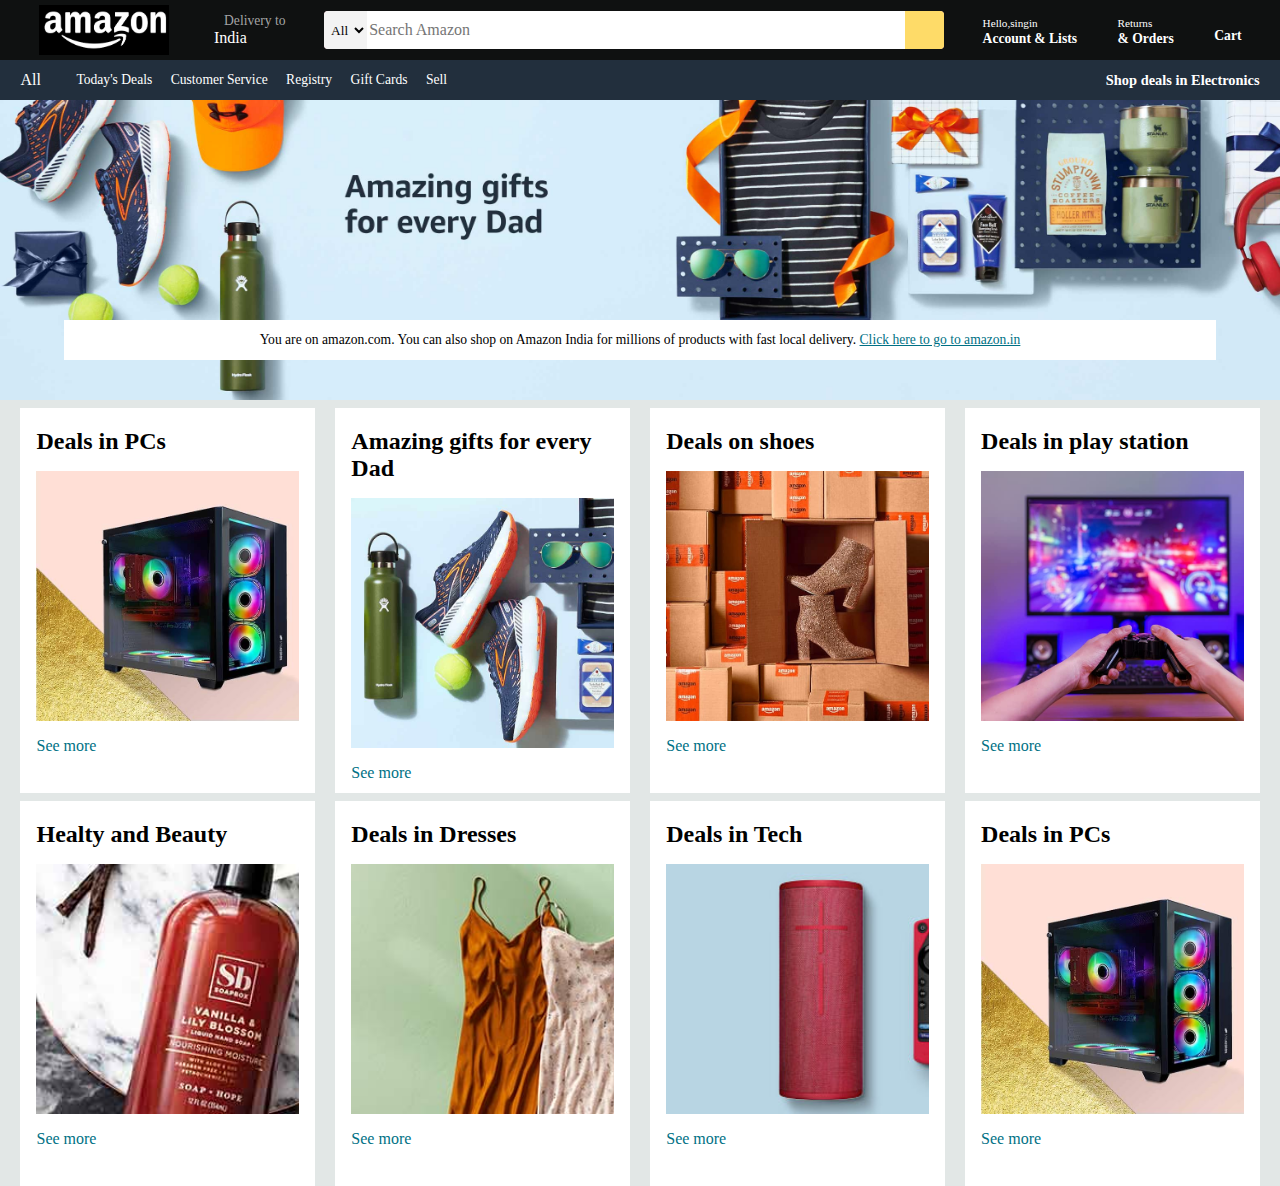
<file: Clones/Amazoneclone/Index.html>
<!DOCTYPE html>
<html lang="en">
<head>
    <meta charset="UTF-8">
    <meta name="viewport" content="width=device-width, initial-scale=1.0">
    <title>AMAZON clone</title>
    <link rel="stylesheet" href="index.css">
    <link rel="stylesheet" href="https://cdnjs.cloudflare.com/ajax/libs/font-awesome/6.5.2/css/all.min.css" integrity="sha512-SnH5WK+bZxgPHs44uWIX+LLJAJ9/2PkPKZ5QiAj6Ta86w+fsb2TkcmfRyVX3pBnMFcV7oQPJkl9QevSCWr3W6A==" crossorigin="anonymous" referrerpolicy="no-referrer">

</head>
<body>
    <header>
        <div class="navbar">
            <div class="nav-logo border">
                <div class="logo">
                </div>
        </div> 
            <div class="nav-address border">
                <p class="add-1">Delivery to</p>
                <div class="add-icon">
                    <i class="fa-solid fa-location-dot"></i>
                    <p class="add-2">India</p>
                </div>
            </div>
            <div class="nav-search">
                <select class="search-select"> 
                    <option >All</option>
                </select>
                <input placeholder="Search Amazon" class="search-input">
                <div class="search-icon">
                    <i class="fa-solid fa-magnifying-glass"></i>
                </div>
            </div>
            <div class="nav-singin border">
                <p><span>Hello,singin</span></p>
                <p class="nav-second">Account & Lists</p>
            </div>
            <div class="nav-return border">
                <p><span>Returns</span></p>
                <p class="nav-second">& Orders</p>
            </div>
            <div class="nav-cart border">
                <i class="fa-solid fa-cart-shopping"></i>
                Cart
            </div>
        </div>

        <div class="panel">
            <div class="panel-all">
                <i class="fa-solid fa-bars"></i>
                All
            </div>
            <div class="panel-ops">
                <p>Today's Deals</p>
                <p>Customer Service </p>
                <p>Registry</p>
                <p>Gift Cards</p>
                <p>Sell</p>
            </div>
            <div class="panel-deals">
                Shop deals in Electronics
            </div>
        </div>
    </header>
    <div class="main-section">
        <div class="main-msg">
            <p>You are on amazon.com. You can also shop on Amazon India for millions of products with fast local delivery. <a href="https://www.amazon.in">Click here to go to amazon.in</a></p>
        </div>
    </div>
    <div class="shop-section">
        <div class="box1 box"> 
            <div class="box-content">
                <h2> Deals in PCs</h2>
                <div class="box-imag1" style="background-image:url('Box1.jpg')";></div>
                <p>See more</p>
            </div>
        </div>
        <div class="box2 box"> 
            <div class="box-content">
                <h2> Amazing gifts for every Dad</h2>
                <div class="box-imag1" style="background-image:url('Box2.jpg')";></div>
                <p>See more</p>
            </div>
        </div>
        <div class="box3 box"> 
            <div class="box-content">
                <h2> Deals on shoes</h2>
                <div class="box-imag1" style="background-image:url('Box3.jpg')";></div>
                <p>See more</p>
            </div>
        </div>
        <div class="box4 box"> 
            <div class="box-content">
                <h2> Deals in play station</h2>
                <div class="box-imag1" style="background-image:url('Box4.jpg')";></div>
                <p>See more</p>
            </div>
        </div>
        <div class="box1 box"> 
            <div class="box-content">
                <h2> Healty and Beauty</h2>
                <div class="box-imag1" style="background-image:url('Box5.jpg')";></div>
                <p>See more</p>
            </div>
        </div>
        <div class="box2 box"> 
            <div class="box-content">
                <h2> Deals in Dresses</h2>
                <div class="box-imag1" style="background-image:url('Box6.jpg')";></div>
                <p>See more</p>
            </div>
        </div>
        <div class="box3 box"> 
            <div class="box-content">
                <h2> Deals in Tech</h2>
                <div class="box-imag1" style="background-image:url('Box7.jpg')";></div>
                <p>See more</p>
            </div>
        </div>
        <div class="box4 box"> 
            <div class="box-content">
                <h2> Deals in PCs</h2>
                <div class="box-imag1" style="background-image:url('Box1.jpg')";></div>
                <p>See more</p>
            </div>
        </div>
        <!-- <div class="mix box">
            <div class="mix1 box-content">
                <h3>Shop Deals in Fashion</h3>
                <div class="mix-imgl" style="background-image:url('mix11.jpg') ;"> </div>
                <h4>Jeans under 700</h4>
                <div class="mix-imgr" style="background-image: url('mix12.jpg');"> </div>
            </div>
        </div> -->
    </div>
</body>
</html>
</file>
<file: Clones/Amazoneclone/index.css>
*{
    margin: 0px;
    font-family: Arila;
    border:  border-box;
}
.navbar{
    height: 60px;
    background-color:#0f1111;
    color: white;
    display: flex;
    align-items: center;
    justify-content: space-evenly;
} 
.nav-logo {
    height: 50px;
    width: 130px;
}
.logo{
    background-image: url("A1.jpg.png");
    background-size: cover;
    height: 50px;
    width: 100%;
}
.border{
    border: 2px solid transparent;
}
.border:hover{
    border: 2px solid white;
    border-radius: 5px;
}

/**  Box2  **/
.add-1{
    color: #cccc;
    font-size: 0.85rem;
    margin-left: 15px;
}
.add-2{
    font-size: 1rem;
    margin-left: 3px;
}
.add-icon{
    display: flex;
    align-items: center;
    margin-left: 2px;
}
/**  Box3  **/

.nav-search{
    display: flex;
    justify-content: space-evenly;
    background-color: pink;
    height: 38px;
    width: 620px;
    border-radius: 4px;
}
.nav-search:hover{
    border: 2px solid orange;
}
.search-select{
    background-color: #f3f3f3;
    width: 50px;
    text-align: center;
    border-bottom-left-radius:4px ;
    border-top-left-radius: 4px;
    border: none;
}
.search-input{
    width: 100%;
    border: none;
    font-size: 1rem;
}

.search-icon{
    width: 45px;
    display: flex;
    justify-content: center;
    align-items: center;
    font-size: 1.2rem;
    background-color: #fedb68;
    border-top-right-radius: 4px;
    border-bottom-right-radius:4px;
    color: #0f1111;
}

/** Box 4 & 5  **/
span{
    font-size: 0.7rem;
}
.nav-second{
    font-size: 0.85rem;
    font-weight: 750;
}
/** Box 6 
we ac use one main calss and another inside class to apply style **/

.nav-cart i {
    font-size: 30px;
}
.nav-cart{
    font-size: 0.85rem;
    font-weight: 700;
}

/** Opption bar  **/
.panel{
    height: 40px;
    background-color: #222f3d;
    display: flex;
    color: white;
    align-items: center;
    justify-content: space-evenly;
}
.panel-ops p{
    display: inline;
    margin-left: 15px;
}
.panel-ops{
    width: 80%;
    font-size: 0.85rem;
}
.panel-deals{
    font-size: 0.9rem;
    font-weight: 700;
}

/** Main section **/

.main-section{
    background-image: url("Main1.jpg");
    background-size:cover ;
    height: 300px;
    display: flex;
    justify-content: center;
    align-items: flex-end;
}

.main-msg{
    background-color: white;
    color: black;
    height: 40px;
    display: flex;
    justify-content: center;
    align-items: center;
    font-size: 0.85rem;
    width: 90%;
    margin-bottom: 40px;
}
.main-msg a{
    color: #007185;
}

/** Shop section **/
.shop-section{
    display: flex;
    flex-wrap: wrap;
    justify-content: space-evenly;
    background-color:#e2e7e6 ;
}
.box{
    height: 350px;
    width: 23%;
    background-color: white;
    padding: 20px 0px 15px;
    margin-top: 8px;
}

.box-imag1{
    height: 250px;
    width: 100%; 
    background-size: cover;
    /* background-repeat: no-repeat; */
    margin-top: 1rem;
    margin-bottom: 1rem;
}
.box-content{
    margin-left: 1rem;
    margin-right: 1rem;
}

.box-content p{
    color:#007185;
}


/** mixed container  **/

.mix-imgl{
    height: 130px;
    width: 40%;
    background-size: cover;
    background-repeat: no-repeat;
    margin-left: 1rem;
    margin-top: 1rem;

}
.mix-imgr{
    height: 130px;
    width: 40%;
    background-size: cover;
    background-repeat: no-repeat;
    margin-right: 1rem;
    margin-top: 1rem;
}
.mix1{
    display: flex;
    flex-wrap: wrap;
    align-items: inline;
}
</file>
